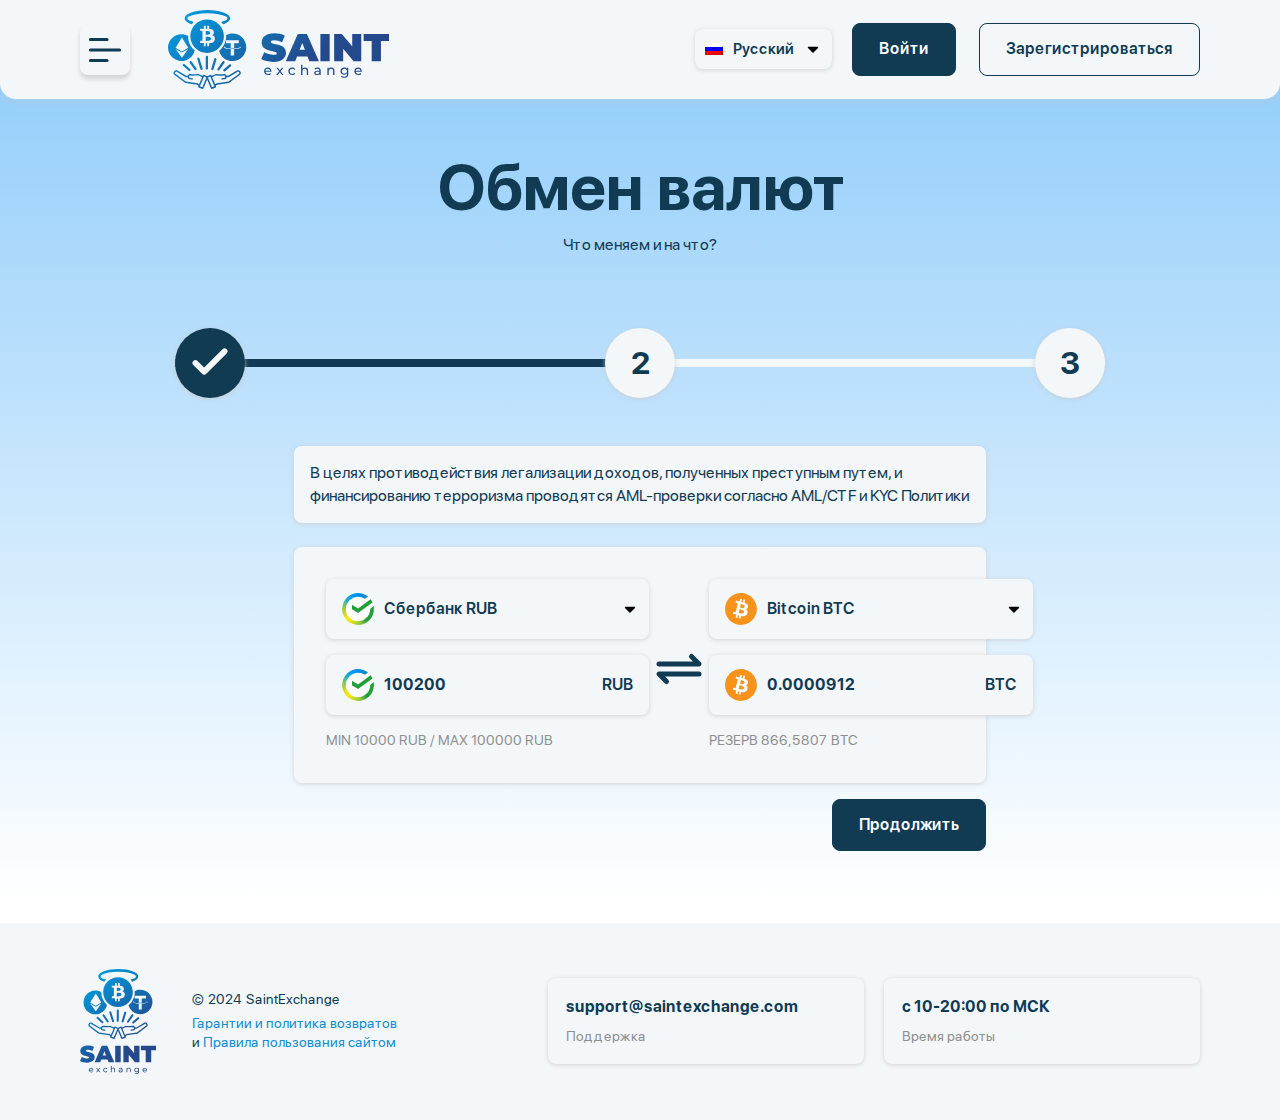
<file: index.html>
<!DOCTYPE html>
<html>

<head>

	<meta charset="utf-8">
	<!-- <base href="/"> -->

	<title>SaintEx - надежный обменник электронной валюты</title>
	<meta name="description" content="SaintEx - надежный обменник электронной валюты">

	<meta name="viewport"
		content="width=device-width, initial-scale=1.0, minimum-scale=1.0, maximum-scale=1.0, user-scalable=no">

	<link rel="icon" href="images/favicon.png">

	<link rel="stylesheet" href="libs/bootstrap/css/bootstrap-reboot.min.css">
	<link rel="stylesheet" href="libs/bootstrap/css/bootstrap-grid.min.css">

	<link rel="stylesheet" href="css/main.css">
	<link rel="stylesheet" href="css/media.css">

	<script src="libs/jquery/jquery-3.6.0.min.js" defer></script>

	<script src="js/common.js" defer></script>

</head>

<body>

	<div class="app">
		<header>
			<div class="container">
				<div class="row justify-content-between align-items-center">
					<div class="col-lg-5">
						<div
							class="d-flex align-items-center justify-content-lg-start justify-content-between flex-row-reverse flex-lg-row">
							<button class="toggle_button align-items-center">
								<img src="images/icons/pie_menu.svg">
							</button>
							<a href="#" class="logo">
								<img src="images/logo_hor.svg">
							</a>
						</div>
					</div>
					<div class="col d-lg-block d-none">
						<div class="d-flex align-items-center justify-content-end">
							<div class="tolbar_lang">
								<div class="langlist_div">
									<div class="langlist_title d-flex align-items-center">
										<img src="images/icons/ru_RU.png">
										<span>Русский</span>
									</div>
									<div class="langlist_ul">
										<a href="#" class="langlist_li d-flex align-items-center">
											<div class="langlist_liimg">
												<img src="images/icons/en_US.png">
											</div>
											English
										</a>
										<a href="#" class="langlist_li d-flex align-items-center">
											<div class="langlist_liimg">
												<img src="images/icons/zh_CN.png">
											</div>
											中文
										</a>
									</div>
								</div>
							</div>
							<div class="btn-group">
								<a href="#" class="btn">Войти</a>
								<a href="#" class="btn btn_bordered">Зарегистрироваться</a>
							</div>
						</div>
					</div>
				</div>
			</div>
		</header>
		<aside>
			<div class="aside_overlay"></div>
			<div class="aside_menu">
				<button class="toggle_button align-items-center">
					<img src="images/icons/close_menu.svg">
				</button>
				<div class="tolbar_lang mt-5 d-block d-lg-none">
					<div class="langlist_div">
						<div class="langlist_title d-flex align-items-center">
							<img src="images/icons/ru_RU.png">
							<span>Русский</span>
						</div>
						<div class="langlist_ul">
							<a href="#" class="langlist_li d-flex align-items-center">
								<div class="langlist_liimg">
									<img src="images/icons/en_US.png">
								</div>
								English
							</a>
							<a href="#" class="langlist_li d-flex align-items-center">
								<div class="langlist_liimg">
									<img src="images/icons/zh_CN.png">
								</div>
								中文
							</a>
						</div>
					</div>
				</div>
				<nav class="mt-4">
					<ul>
						<li>
							<a href="#" class="d-flex align-items-center">
								<img src="images/icons/exchange_small.svg" loading="lazy">
								<span>Новый обмен</span>
							</a>
						</li>
						<li>
							<a href="#" class="d-flex align-items-center">
								<img src="images/icons/reserves.svg" loading="lazy">
								<span>Резервы</span>
							</a>
						</li>
						<li>
							<a href="#" class="d-flex align-items-center">
								<img src="images/icons/faq.svg" loading="lazy">
								<span>FAQ</span>
							</a>
						</li>
						<li>
							<a href="#" class="d-flex align-items-center">
								<img src="images/icons/contacts.svg" loading="lazy">
								<span>Контакты</span>
							</a>
						</li>
					</ul>
				</nav>
				<div class="d-lg-none d-block">
					<a href="#" class="btn w-100">Войти</a>
					<a href="#" class="btn btn_bordered mt-2 w-100">Зарегистрироваться</a>
				</div>
				<div class="mt-5">
					<div>
						<a href="#" class="link-text medium">support@saintexchange.com</a>
						<div class="less light">Поддержка</div>
					</div>
				</div>
				<div class="mt-3">
					<div>
						<a href="#" class="link-text medium">с 10-20:00 по МСК</a>
						<div class="less light">Время работы</div>
					</div>
				</div>
			</div>
		</aside>
		<!-- end header.php -->
		<main>
			<div class="container">
				<div class="row justify-content-center">
					<div class="col-lg-10">
						<div class="page_title text-center">
							<h1>Обмен валют</h1>
							<p class="mb-0">Что меняем и на что?</p>
						</div>
						<div class="exchange_widget">
							<div class="exchange_widget_steps ">
								<div class="line-wrap">
									<div class="line">
										<div class="line_progress"></div>
									</div>
								</div>
								<div class="exchange_widget_steps_points d-flex justify-content-between align-items-center">
									<div class="current">
										1
									</div>
									<div>
										2
									</div>
									<div>
										3
									</div>
								</div>
							</div>
							<div class="row justify-content-center">
								<div class="col-lg-9">
									<div class="exchange_message mb-4 mt-5">
										<p class="mb-0">
											В целях противодействия легализации доходов, полученных преступным путем, и финансированию
											терроризма проводятся AML-проверки согласно AML/CTF и KYC Политики
										</p>
									</div>
									<form action="" class="exchange_form mt-3">
										<div class="exchange_widget_fieldsets">
											<fieldset>
												<div
													class="d-flex justify-content-between align-items-center exchange_form_wrap flex-column flex-xl-row">
													<div>
														<div class="choice_input choice_dropdown" data-dropdown="give" data-give="Сбербанк">
															<div class="choice_give_output">
																<img src="images/icons/sber.svg">
																<div class="choice_input_give_text">
																	Сбербанк RUB
																</div>
															</div>
														</div>
														<div class="choice_input">
															<div class="choice_give_input">
																<div class="d-flex align-items-center">
																	<img src="images/icons/sber.svg">
																	<div class="choice_input_give">
																		<input type="number" name="give_val" value="100200">
	
																	</div>
																</div>
																<span>RUB</span>
															</div>
														</div>
														<div class="light small">MIN 10000 RUB / MAX 100000 RUB</div>
													</div>
													<div class="divider_icon">
														<img src="images/icons/exchange.svg">
													</div>
													<div>
														<div class="choice_input choice_dropdown" data-dropdown="get" data-get="Bitcoin BTC">
															<div class="choice_get_output">
																<img src="images/icons/btc.svg">
																<div class="choice_input_give_text">
																	Bitcoin BTC
																</div>
															</div>
														</div>
														<div class="choice_input">
															<div class="choice_get_input">
																<div class="d-flex align-items-center">
																	<img src="images/icons/btc.svg">
																	<div class="choice_input_give">
																		<input type="number" name="give_val" value="0.0000912">
	
																	</div>
																</div>
																<span>BTC</span>
															</div>
														</div>
														<div class="light small">РЕЗЕРВ 866,5807 BTC</div>
													</div>
												</div>
												<div class="d-flex justify-content-end mt-3">
													<div class="next btn">Продолжить</div>
												</div>
											</fieldset>
											<fieldset>
												<div class="exchange_form_wrap">
													<div class="d-flex justify-content-between align-items-center  flex-column flex-xl-row">
														<div class="w-100">
															<div class="choice_input mb-0">
																<div class="choice_give_total">
																	<div class="d-flex align-items-center">
																		<img src="images/icons/sber.svg">
																		<div class="choice_input_give">
																			324007
																		</div>
																	</div>
																	<span>RUB</span>
																</div>
															</div>
														</div>
														<div class="divider_icon m-3">
															<img src="images/icons/exchange.svg">
														</div>
														<div  class="w-100">
															<div class="choice_input mb-0">
																<div class="choice_give_total">
																	<div class="d-flex align-items-center">
																		<img src="images/icons/sber.svg">
																		<div class="choice_input_give">
																			324007
																		</div>
																	</div>
																	<span>RUB</span>
																</div>
															</div>
														</div>
													</div>
													<div class="four mt-4 mb-3">Откуда отправляете</div>
													<div class="form-group d-flex align-items-center justify-content-between flex-column flex-md-row">
														<div class="form-group">
															<label for="">Номер карты</label>
															<input type="text" required>
														</div>
														<div class="form-group">
															<label for="">ФИО</label>
															<input type="text" required>
														</div>
													</div>
													<div class="divider"></div>
													<div class="four mt-3 mb-3">Куда получаете</div>
													<div class="form-group">
														<label for="">Номер кошелька</label>
														<input type="text" required>
													</div>
													<div class="divider"></div>
													<div class="four mt-3 mb-3">Дополнительная информация</div>
													<div class="form-group d-flex align-items-center justify-content-between flex-column flex-md-row">
														<div class="form-group">
															<label for="">Телеграм</label>
															<input type="text" required>
														</div>
														<div class="form-group">
															<label for="">E-mail</label>
															<input type="text" required>
														</div>
													</div>
													<div class="checkbox_wrap mt-3">
														<label class="checkbox">
															<input type="checkbox" checked="" name="policy_check" id="policy_check" wfd-id="id2">
															<span>Я согласен с <a href="#">правилами</a> обменного сервиса и <a href="#">AML\KYC проверкой</a></span>
															<span class="checkmark"></span>
														</label>
													</div>
													<div class="d-flex justify-content-between mt-lg-5 mt-3 flex-column flex-lg-row">
														<div class="prev btn btn_bordered" style="background: transparent;">
															<img src="images/icons/back.svg" style="margin-right: 10px;" alt="">
															<span>Вернуться назад</span>
														</div>
														<div class="next btn mt-2 mt-lg-0">Продолжить</div>
													</div>
												</div>


											</fieldset>
											<fieldset>
												<div class="exchange_form_wrap">
													<h2>Заявка успешно создана</h2>
													<p>Сейчас будут отображены все детали заявки</p>
												</div>
											</fieldset>
										</div>
								</div>
								</form>
							</div>
						</div>
					</div>
				</div>
			</div>
	
	</main>
	<footer>
		<div class="container">
			<div class="row align-items-center justify-content-between">
				<div class="col-xl-4 col-lg-6 col-12">
					<div class="d-flex align-items-center flex-xl-row flex-column">
						<a href="#" class="logo">
							<img src="images/logo_ver.svg">
						</a>
						<div class="small link_widget">
							<div class="copyright mb-1">© 2024 SaintExchange</div>
							<div>
								<p class="mb-0 ">
									<a href="#">Гарантии и политика возвратов</a> <br>и <a href="#">Правила пользования сайтом</a>
								</p>
							</div>
						</div>
					</div>
				</div>
				<div class="col-xl-8 col-lg-6">
					<div class="d-flex justify-content-end align-items-center f_widgets flex-xl-row flex-column">
						<div class="f_widget">
							<a href="#" class="bold">support@saintexchange.com</a>
							<div class="light small">Поддержка</div>
						</div>
						<div class="f_widget">
							<div class="bold">с 10-20:00 по МСК</div>
							<div class="light small">Время работы</div>
						</div>
					</div>
				</div>
			</div>
		</div>
	</footer>
</div>
	<!-- start footer.php -->
	
	<div class="popup popup-give">
		<div class="popup-dialog">
			<div class="popup-wrap">
				<div class="d-flex align-items-center justify-content-between mb-4">
					<div>
						<h3 class="mb-0">Выбрать направление (Отдаю)</h3>
					</div>
					<div class="btn-close">
						<img src="images/icons/close_popup.svg">
					</div>
				</div>
				<div class="val_filters">
					<div class="active">Все</div>
					<div>Банки</div>
					<div>Электронные кошельки</div>
					<div>Криптовалюта</div>
				</div>
				<div class="val_filters_output mt-5">
					<div class="active" data-to="Сбер RUB">
						<img src="images/icons/sber.svg" alt="">
						<span>Сбер RUB</span>
					</div>
					<div>
						<img src="images/icons/alfa.svg" data-to="Альфа банк RUB" alt="">
						<span>Альфа банк RUB</span>
					</div>
					<div>
						<img src="images/icons/vtb.svg" data-to="ВТБ RUB" alt="">
						<span>ВТБ RUB</span>
					</div>
					<div>
						<img src="images/icons/tinkoff.svg" data-to="Тинькофф RUB" alt="">
						<span>Тинькофф RUB</span>
					</div>
				</div>
			</div>
		</div>
	</div>

	</div>
	<!-- end footer.php	 -->
</body>

</html>
</file>
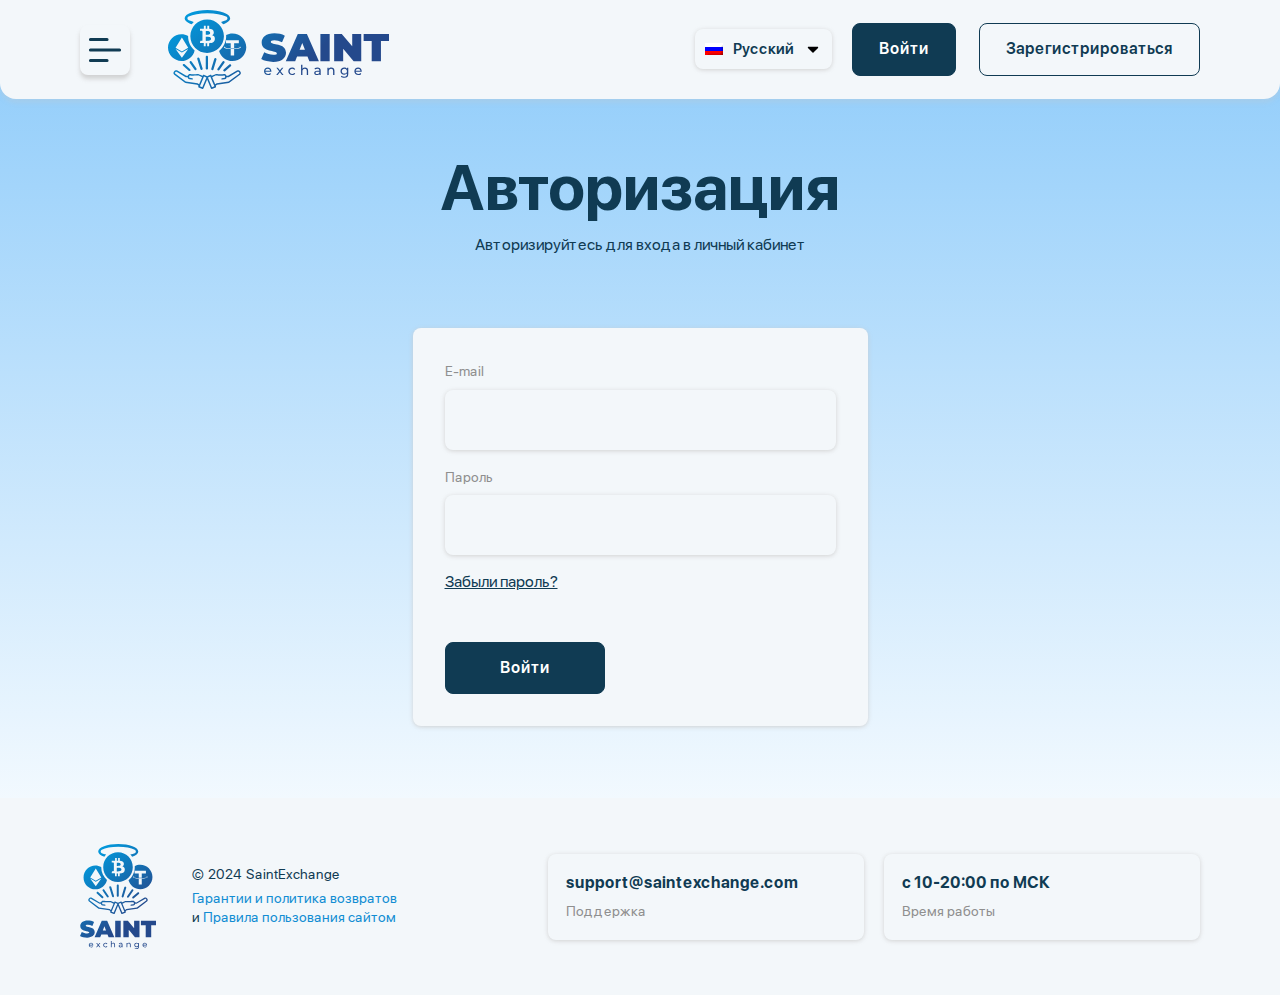
<file: login.html>
<!DOCTYPE html>
<html>

<head>

	<meta charset="utf-8">
	<!-- <base href="/"> -->

	<title>SaintEx - надежный обменник электронной валюты</title>
	<meta name="description" content="SaintEx - надежный обменник электронной валюты">

	<meta name="viewport"
		content="width=device-width, initial-scale=1.0, minimum-scale=1.0, maximum-scale=1.0, user-scalable=no">

	<link rel="icon" href="images/favicon.png">

	<link rel="stylesheet" href="libs/bootstrap/css/bootstrap-reboot.min.css">
	<link rel="stylesheet" href="libs/bootstrap/css/bootstrap-grid.min.css">

	<link rel="stylesheet" href="css/main.css">
	<link rel="stylesheet" href="css/media.css">

	<script src="libs/jquery/jquery-3.6.0.min.js" defer></script>

	<script src="js/common.js" defer></script>

</head>

<body>

	<div class="app">
		<header>
			<div class="container">
				<div class="row justify-content-between align-items-center">
					<div class="col-lg-5">
						<div
							class="d-flex align-items-center justify-content-lg-start justify-content-between flex-row-reverse flex-lg-row">
							<button class="toggle_button align-items-center">
								<img src="images/icons/pie_menu.svg">
							</button>
							<a href="#" class="logo">
								<img src="images/logo_hor.svg">
							</a>
						</div>
					</div>
					<div class="col d-lg-block d-none">
						<div class="d-flex align-items-center justify-content-end">
							<div class="tolbar_lang">
								<div class="langlist_div">
									<div class="langlist_title d-flex align-items-center">
										<img src="images/icons/ru_RU.png">
										<span>Русский</span>
									</div>
									<div class="langlist_ul">
										<a href="#" class="langlist_li d-flex align-items-center">
											<div class="langlist_liimg">
												<img src="images/icons/en_US.png">
											</div>
											English
										</a>
										<a href="#" class="langlist_li d-flex align-items-center">
											<div class="langlist_liimg">
												<img src="images/icons/zh_CN.png">
											</div>
											中文
										</a>
									</div>
								</div>
							</div>
							<div class="btn-group">
								<a href="#" class="btn">Войти</a>
								<a href="#" class="btn btn_bordered">Зарегистрироваться</a>
							</div>
						</div>
					</div>
				</div>
			</div>
		</header>
		<aside>
			<div class="aside_overlay"></div>
			<div class="aside_menu">
				<button class="toggle_button align-items-center">
					<img src="images/icons/close_menu.svg">
				</button>
				<div class="tolbar_lang mt-5 d-block d-lg-none">
					<div class="langlist_div">
						<div class="langlist_title d-flex align-items-center">
							<img src="images/icons/ru_RU.png">
							<span>Русский</span>
						</div>
						<div class="langlist_ul">
							<a href="#" class="langlist_li d-flex align-items-center">
								<div class="langlist_liimg">
									<img src="images/icons/en_US.png">
								</div>
								English
							</a>
							<a href="#" class="langlist_li d-flex align-items-center">
								<div class="langlist_liimg">
									<img src="images/icons/zh_CN.png">
								</div>
								中文
							</a>
						</div>
					</div>
				</div>
				<nav class="mt-4">
					<ul>
						<li>
							<a href="#" class="d-flex align-items-center">
								<img src="images/icons/exchange_small.svg" loading="lazy">
								<span>Новый обмен</span>
							</a>
						</li>
						<li>
							<a href="#" class="d-flex align-items-center">
								<img src="images/icons/reserves.svg" loading="lazy">
								<span>Резервы</span>
							</a>
						</li>
						<li>
							<a href="#" class="d-flex align-items-center">
								<img src="images/icons/faq.svg" loading="lazy">
								<span>FAQ</span>
							</a>
						</li>
						<li>
							<a href="#" class="d-flex align-items-center">
								<img src="images/icons/contacts.svg" loading="lazy">
								<span>Контакты</span>
							</a>
						</li>
					</ul>
				</nav>
				<div class="d-lg-none d-block">
					<a href="#" class="btn w-100">Войти</a>
					<a href="#" class="btn btn_bordered mt-2 w-100">Зарегистрироваться</a>
				</div>
				<div class="mt-5">
					<div>
						<a href="#" class="link-text medium">support@saintexchange.com</a>
						<div class="less light">Поддержка</div>
					</div>
				</div>
				<div class="mt-3">
					<div>
						<a href="#" class="link-text medium">с 10-20:00 по МСК</a>
						<div class="less light">Время работы</div>
					</div>
				</div>
			</div>
		</aside>
		<!-- end header.php -->
		<main>
			<div class="container">
				<div class="row justify-content-center">
					<div class="col-lg-12">
						<div class="page_title text-center">
							<h1>Авторизация</h1>
							<p class="mb-0">Авторизируйтесь для входа в личный кабинет</p>
						</div>
					</div>
				</div>
				<div class="row justify-content-center">
					<div class="col-lg-5">
						<form action="" class="auth user_form">
							<div class="exchange_form_wrap">
								<div class="form-group">
									<label for="">E-mail</label>
									<input type="text" required>
								</div>
								<div class="form-group mt-3">
									<label for="">Пароль</label>
									<input type="password" required>
								</div>
								<div class="mt-3">
									<a href="#" class="">Забыли пароль?</a>
								</div>
								<div class="mt-5">
									<button type="submit" class="btn btn_large">Войти</button>
								</div>
							</div>
						</form>
					</div>
				</div>
			</div>
		</main>
		<footer>
			<div class="container">
				<div class="row align-items-center justify-content-between">
					<div class="col-xl-4 col-lg-6 col-12">
						<div class="d-flex align-items-center flex-xl-row flex-column">
							<a href="#" class="logo">
								<img src="images/logo_ver.svg">
							</a>
							<div class="small link_widget">
								<div class="copyright mb-1">© 2024 SaintExchange</div>
								<div>
									<p class="mb-0 ">
										<a href="#">Гарантии и политика возвратов</a> <br>и <a href="#">Правила пользования сайтом</a>
									</p>
								</div>
							</div>
						</div>
					</div>
					<div class="col-xl-8 col-lg-6">
						<div class="d-flex justify-content-end align-items-center f_widgets flex-xl-row flex-column">
							<div class="f_widget">
								<a href="#" class="bold">support@saintexchange.com</a>
								<div class="light small">Поддержка</div>
							</div>
							<div class="f_widget">
								<div class="bold">с 10-20:00 по МСК</div>
								<div class="light small">Время работы</div>
							</div>
						</div>
					</div>
				</div>
			</div>
		</footer>
	</div>
		<!-- start footer.php -->
		
		<div class="popup popup-give">
			<div class="popup-dialog">
				<div class="popup-wrap">
					<div class="d-flex align-items-center justify-content-between mb-4">
						<div>
							<h3 class="mb-0">Выбрать направление (Отдаю)</h3>
						</div>
						<div class="btn-close">
							<img src="images/icons/close_popup.svg">
						</div>
					</div>
					<div class="val_filters">
						<div class="active">Все</div>
						<div>Банки</div>
						<div>Электронные кошельки</div>
						<div>Криптовалюта</div>
					</div>
					<div class="val_filters_output mt-5">
						<div class="active" data-to="Сбер RUB">
							<img src="images/icons/sber.svg" alt="">
							<span>Сбер RUB</span>
						</div>
						<div>
							<img src="images/icons/alfa.svg" data-to="Альфа банк RUB" alt="">
							<span>Альфа банк RUB</span>
						</div>
						<div>
							<img src="images/icons/vtb.svg" data-to="ВТБ RUB" alt="">
							<span>ВТБ RUB</span>
						</div>
						<div>
							<img src="images/icons/tinkoff.svg" data-to="Тинькофф RUB" alt="">
							<span>Тинькофф RUB</span>
						</div>
					</div>
				</div>
			</div>
		</div>
	
		</div>
		<!-- end footer.php	 -->
	</body>
	
	</html>
</file>
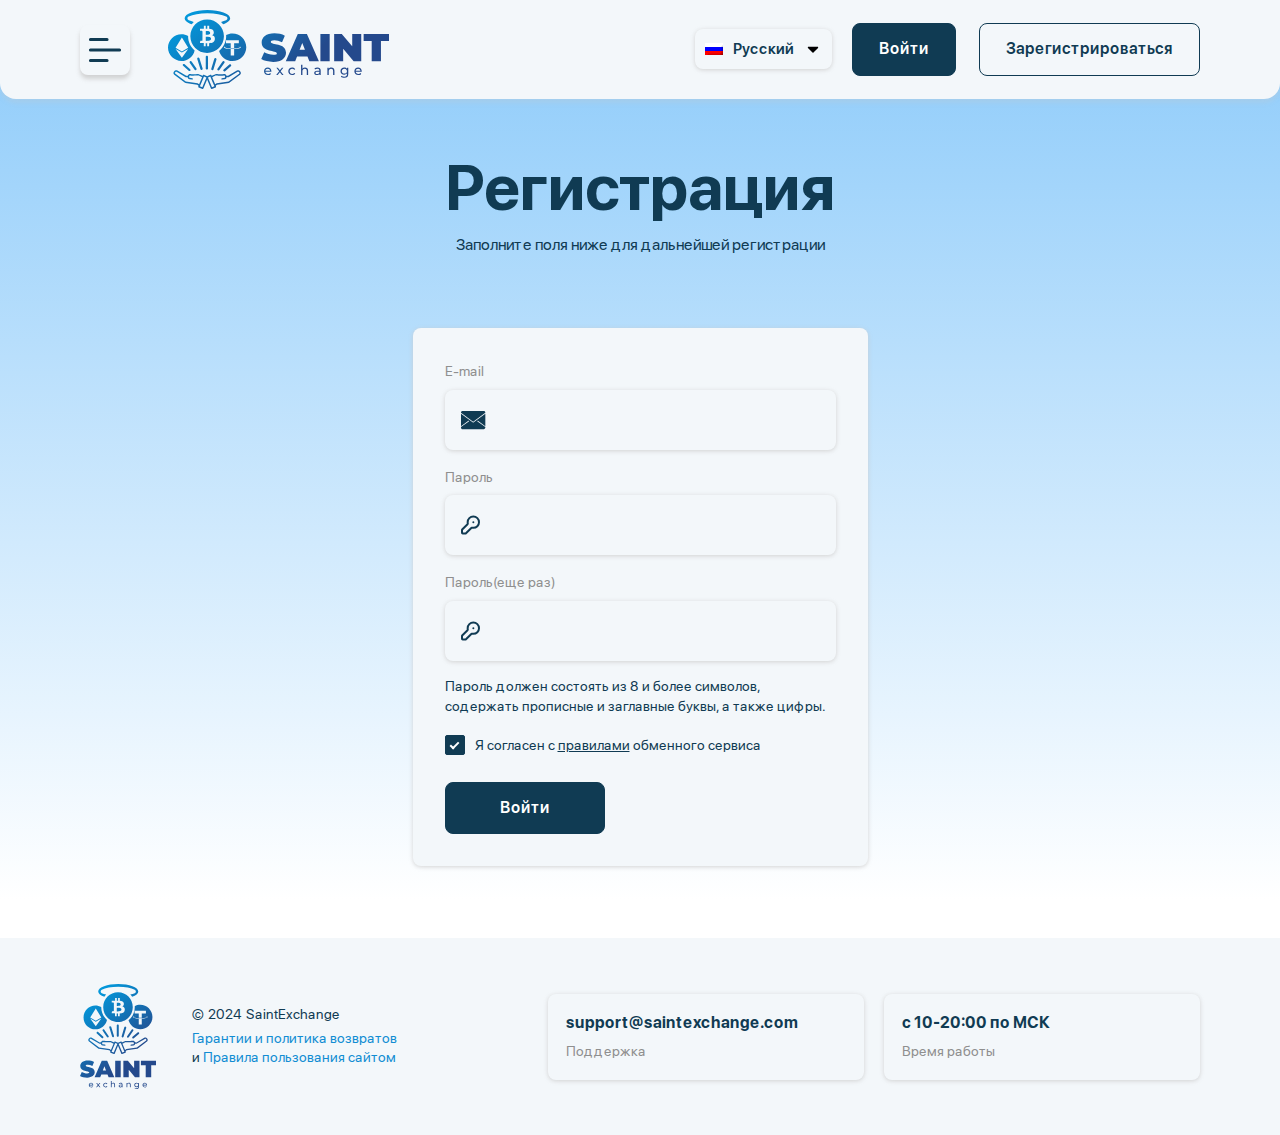
<file: register.html>
<!DOCTYPE html>
<html>

<head>

	<meta charset="utf-8">
	<!-- <base href="/"> -->

	<title>SaintEx - надежный обменник электронной валюты</title>
	<meta name="description" content="SaintEx - надежный обменник электронной валюты">

	<meta name="viewport"
		content="width=device-width, initial-scale=1.0, minimum-scale=1.0, maximum-scale=1.0, user-scalable=no">

	<link rel="icon" href="images/favicon.png">

	<link rel="stylesheet" href="libs/bootstrap/css/bootstrap-reboot.min.css">
	<link rel="stylesheet" href="libs/bootstrap/css/bootstrap-grid.min.css">

	<link rel="stylesheet" href="css/main.css">
	<link rel="stylesheet" href="css/media.css">

	<script src="libs/jquery/jquery-3.6.0.min.js" defer></script>

	<script src="js/common.js" defer></script>

</head>

<body>

	<div class="app">
		<header>
			<div class="container">
				<div class="row justify-content-between align-items-center">
					<div class="col-lg-5">
						<div
							class="d-flex align-items-center justify-content-lg-start justify-content-between flex-row-reverse flex-lg-row">
							<button class="toggle_button align-items-center">
								<img src="images/icons/pie_menu.svg">
							</button>
							<a href="#" class="logo">
								<img src="images/logo_hor.svg">
							</a>
						</div>
					</div>
					<div class="col d-lg-block d-none">
						<div class="d-flex align-items-center justify-content-end">
							<div class="tolbar_lang">
								<div class="langlist_div">
									<div class="langlist_title d-flex align-items-center">
										<img src="images/icons/ru_RU.png">
										<span>Русский</span>
									</div>
									<div class="langlist_ul">
										<a href="#" class="langlist_li d-flex align-items-center">
											<div class="langlist_liimg">
												<img src="images/icons/en_US.png">
											</div>
											English
										</a>
										<a href="#" class="langlist_li d-flex align-items-center">
											<div class="langlist_liimg">
												<img src="images/icons/zh_CN.png">
											</div>
											中文
										</a>
									</div>
								</div>
							</div>
							<div class="btn-group">
								<a href="#" class="btn">Войти</a>
								<a href="#" class="btn btn_bordered">Зарегистрироваться</a>
							</div>
						</div>
					</div>
				</div>
			</div>
		</header>
		<aside>
			<div class="aside_overlay"></div>
			<div class="aside_menu">
				<button class="toggle_button align-items-center">
					<img src="images/icons/close_menu.svg">
				</button>
				<div class="tolbar_lang mt-5 d-block d-lg-none">
					<div class="langlist_div">
						<div class="langlist_title d-flex align-items-center">
							<img src="images/icons/ru_RU.png">
							<span>Русский</span>
						</div>
						<div class="langlist_ul">
							<a href="#" class="langlist_li d-flex align-items-center">
								<div class="langlist_liimg">
									<img src="images/icons/en_US.png">
								</div>
								English
							</a>
							<a href="#" class="langlist_li d-flex align-items-center">
								<div class="langlist_liimg">
									<img src="images/icons/zh_CN.png">
								</div>
								中文
							</a>
						</div>
					</div>
				</div>
				<nav class="mt-4">
					<ul>
						<li>
							<a href="#" class="d-flex align-items-center">
								<img src="images/icons/exchange_small.svg" loading="lazy">
								<span>Новый обмен</span>
							</a>
						</li>
						<li>
							<a href="#" class="d-flex align-items-center">
								<img src="images/icons/reserves.svg" loading="lazy">
								<span>Резервы</span>
							</a>
						</li>
						<li>
							<a href="#" class="d-flex align-items-center">
								<img src="images/icons/faq.svg" loading="lazy">
								<span>FAQ</span>
							</a>
						</li>
						<li>
							<a href="#" class="d-flex align-items-center">
								<img src="images/icons/contacts.svg" loading="lazy">
								<span>Контакты</span>
							</a>
						</li>
					</ul>
				</nav>
				<div class="d-lg-none d-block">
					<a href="#" class="btn w-100">Войти</a>
					<a href="#" class="btn btn_bordered mt-2 w-100">Зарегистрироваться</a>
				</div>
				<div class="mt-5">
					<div>
						<a href="#" class="link-text medium">support@saintexchange.com</a>
						<div class="less light">Поддержка</div>
					</div>
				</div>
				<div class="mt-3">
					<div>
						<a href="#" class="link-text medium">с 10-20:00 по МСК</a>
						<div class="less light">Время работы</div>
					</div>
				</div>
			</div>
		</aside>
		<!-- end header.php -->
		<main>
			<div class="container">
				<div class="row justify-content-center">
					<div class="col-lg-12">
						<div class="page_title text-center">
							<h1>Регистрация</h1>
							<p class="mb-0">Заполните поля ниже для дальнейшей регистрации</p>
						</div>
					</div>
				</div>
				<div class="row justify-content-center">
					<div class="col-lg-5">
						<form action="" class="auth user_form">
							<div class="exchange_form_wrap">
								<div class="form-group">
									<label for="">E-mail</label>
									<div class="input_icon">
										<img src="images/icons/envelope_input.svg">
										<input type="text" required>
									</div>
								</div>
								<div class="form-group mt-3">
									<label for="">Пароль</label>
									<div class="input_icon">
										<img src="images/icons/key_input.svg">
										<input type="password" required>
									</div>
								</div>
								<div class="form-group mt-3">
									<label for="">Пароль(еще раз)</label>
									<div class="input_icon">
										<img src="images/icons/key_input.svg">
										<input type="password" required>
									</div>
								</div>
								<div class="mt-3">
									<div class="less">Пароль должен состоять из 8 и более символов, содержать прописные и заглавные буквы, а также цифры.</div>
								</div>
								<div class="checkbox_wrap mt-3">
									<label class="checkbox">
										<input type="checkbox" checked="" name="policy_check" id="policy_check" wfd-id="id2">
										<span>Я согласен с <a href="#">правилами</a> обменного сервиса</span>
										<span class="checkmark"></span>
									</label>
								</div>
								<div class="mt-4">
									<button type="submit" class="btn btn_large">Войти</button>
								</div>
							</div>
						</form>
					</div>
				</div>
			</div>
		</main>
		<footer>
			<div class="container">
				<div class="row align-items-center justify-content-between">
					<div class="col-xl-4 col-lg-6 col-12">
						<div class="d-flex align-items-center flex-xl-row flex-column">
							<a href="#" class="logo">
								<img src="images/logo_ver.svg">
							</a>
							<div class="small link_widget">
								<div class="copyright mb-1">© 2024 SaintExchange</div>
								<div>
									<p class="mb-0 ">
										<a href="#">Гарантии и политика возвратов</a> <br>и <a href="#">Правила пользования сайтом</a>
									</p>
								</div>
							</div>
						</div>
					</div>
					<div class="col-xl-8 col-lg-6">
						<div class="d-flex justify-content-end align-items-center f_widgets flex-xl-row flex-column">
							<div class="f_widget">
								<a href="#" class="bold">support@saintexchange.com</a>
								<div class="light small">Поддержка</div>
							</div>
							<div class="f_widget">
								<div class="bold">с 10-20:00 по МСК</div>
								<div class="light small">Время работы</div>
							</div>
						</div>
					</div>
				</div>
			</div>
		</footer>
	</div>
		<!-- start footer.php -->
		
		<div class="popup popup-give">
			<div class="popup-dialog">
				<div class="popup-wrap">
					<div class="d-flex align-items-center justify-content-between mb-4">
						<div>
							<h3 class="mb-0">Выбрать направление (Отдаю)</h3>
						</div>
						<div class="btn-close">
							<img src="images/icons/close_popup.svg">
						</div>
					</div>
					<div class="val_filters">
						<div class="active">Все</div>
						<div>Банки</div>
						<div>Электронные кошельки</div>
						<div>Криптовалюта</div>
					</div>
					<div class="val_filters_output mt-5">
						<div class="active" data-to="Сбер RUB">
							<img src="images/icons/sber.svg" alt="">
							<span>Сбер RUB</span>
						</div>
						<div>
							<img src="images/icons/alfa.svg" data-to="Альфа банк RUB" alt="">
							<span>Альфа банк RUB</span>
						</div>
						<div>
							<img src="images/icons/vtb.svg" data-to="ВТБ RUB" alt="">
							<span>ВТБ RUB</span>
						</div>
						<div>
							<img src="images/icons/tinkoff.svg" data-to="Тинькофф RUB" alt="">
							<span>Тинькофф RUB</span>
						</div>
					</div>
				</div>
			</div>
		</div>
	
		</div>
		<!-- end footer.php	 -->
	</body>
	
	</html>
</file>
<file: css/main.css>
/* USER VARIABLES SECTION */

:root {
	--accent: #103b53;
	--white: #f3f7fa;
	--regular-text: 16px;
	--radius: 8px;
	--shadow: 0 1px 4px 0 rgba(201, 201, 201, 0.8);
	--light: #8f8f8f;
	--blue: #118DD3;
	--lineheight: 1.4;
	--userfont: SFPro-display, sans-serif;
	--systemfont: -apple-system, BlinkMacSystemFont, Arial, sans-serif;
	--fsz18: 18px;
	--fsz15: 15px;
	--fsz14: 14px;
	--fsz12: 14px;
	--medium: 600;
	--bold: 700;
	--transition: 0.2s ease all;
}
.light{
	color: var(--light);
}
.small{
	font-size: var(--fsz14);
}
.small-less{
	font-size: var(--fsz13);
}
.less{
	font-size: var(--fsz12);
}
.bold{
	font-weight: var(--bold);
}
.medium{
	font-weight: var(--medium);
}
.uppercase{
	text-transform: uppercase;
}
.link-text{
	text-decoration: none;
	color: var(--accent);
}
.text-center{
	text-align: center;
}
/* BOOTSTRAP SETTINGS SECTION */

/* gutter 20px (10px + 10px). Comment this code for default gutter start at 1.5rem (24px) wide. */
.container, .container-fluid, .container-lg, .container-md, .container-sm, .container-xl, .container-xxl { --bs-gutter-x: .625rem; }
.row, .row > * { --bs-gutter-x: 1.25rem; }

/* FONTS LOAD SECTION */

@font-face { src: url("../fonts/SFProDisplay-Regular.woff2") format("woff2"); font-family: "SFPro-display"; font-weight: 400; font-style: normal; }
@font-face { src: url("../fonts/SFProDisplay-Semibold.woff2") format("woff2"); font-family: "SFPro-display"; font-weight: 600; font-style: normal; }
@font-face { src: url("../fonts/SFProDisplay-Bold.woff2") format("woff2"); font-family: "SFPro-display"; font-weight: 700; font-style: normal; }
input[type="number"]::-webkit-inner-spin-button, 
input[type="number"]::-webkit-outer-spin-button {
    -webkit-appearance: none;
    margin: 0;
}

input[type="number"] {
    -moz-appearance: textfield;
}

/* GENERAL CSS SETTINGS */

::placeholder { color: #666; }
::selection { background-color: var(--accent); color: #fff; }
input, textarea { outline: none; }
input:focus:required:invalid, textarea:focus:required:invalid { border-color: red; }
input:required:valid, textarea:required:valid { border-color: green; }
.form-group > .form-group + .form-group{
	margin-left: 70px;
}
.form-group{
	width: 100%;
}
.form-group label{
	font-size: var(--fsz12);
	color: var(--light);
	margin-bottom: 8px;
	width: 100%;
}
.form-group input{
	border-radius: var(--radius);
	background: var(--white);
	border: none;
	box-shadow: var(--shadow);
	width: 100%;
	height: 60px;
	padding: 18px;
}
.divider{
	height: 1px;
	width: 100%;
	background: #ccc;
	position: relative;
	margin: 30px 0;
}
.divider::after{
	content: '';
	position: absolute;
	left: 0;
	right: 0;
	top: 0;
	bottom: 0;
	margin: auto;
	background: url('../images/icons/arrow_down.svg') no-repeat center center;
	width: 35px;
	height: 35px;
	background-color: var(--white);
}
body {
	font-family: var(--userfont);
	font-size: var(--regular-text);
	line-height: var(--lineheight);
	color: var(--accent);
	min-width: 320px;
	position: relative;
	overflow-x: hidden;
	min-height: 100%;
	height: 100%;

	position: relative;
}
html, body {
	height: 100%;
	margin: 0;
}
body::after {
	content: "";
	position: absolute;
	top: 0;
	left: 0;
	width: 100%;
	height: 100%;
	z-index: -1;
	background: linear-gradient(180deg, #8bcafa 0%, #fff 100%); /* Ваш градиентный фон */
}
.app {
	display: flex;
	flex-direction: column;
	min-height: 100vh; /* Основной контейнер занимает всю высоту окна браузера */
}

main {
	flex: 1; /* Основной контент занимает оставшееся пространство */
}

footer {
	flex-shrink: 0; /* Подвал не сжимается */
}
body.lock{
	overflow: hidden;
}
.w-100{
	width: 100%;
}
a{
	color: var(--blue);
	text-decoration: none;
}

/* titles */
h1,h2,h3,h4,h5,.one,.two,.three,.four,.five{
	font-weight: 700;
}
h1,.one{
	font-size: 64px;
}
h2,.two{
	font-size: 36px;
}
h3,.three{
	font-size: 28px;
}
h4,.four{
	font-size: 22px;
}
h5,.five{
	font-size: 18px;
}
/* USER STYLES */

.image {
	max-width: 100%;
	margin-bottom: var(--bs-gutter-x);
	border-radius: 4px;
}

.accent {
	color: var(--accent);
	font-weight: bold;
}

/* btns */
.btn{
	display: inline-block;
	background: var(--accent);
	border: 1px solid var(--accent);
	border-radius: var(--radius);
	text-align: center;
	text-decoration: none;
	color: #fff;
	padding: 14px 26px;
	font-weight: var(--medium);
	cursor: pointer;
}
.btn_bordered{
	background: var(--white);
	color: var(--text);
}
.btn-group * + *{
	margin-left: 20px;
}
.btn_large{
	min-width: 160px;
}
/* header */
header{
	background: var(--white);
	padding: 10px 0;
	border-radius: 0 0 16px 16px;
	box-shadow: 0 4px 4px 0 rgba(201, 201, 201, 0.25);
}
header .logo{
	margin-left: 38px;
}
.toggle_button{
	background: var(--white);
	box-shadow: 0 4px 4px 0 rgba(201, 201, 201, 0.79);
	width: 50px;
	height: 50px;
	display: flex;
	align-items: center;
	justify-content: center;
	border-radius: var(--radius);
	border: none;
}

/* lng list */
.tolbar_lang img{
	margin-right: 10px;
	max-width: 22px;
	max-height: 16px;
	object-fit: contain;
}
.tolbar_lang,.tolbar_lang a{
	font-size: var(--fsz15);
	font-weight: var(--medium);
	text-decoration: none;
	color: var(--text);
}
.tolbar_lang{
	position: relative;
	background: var(--white);
	margin-right: 20px;
	box-shadow: var(--shadow);
	padding: 10px 38px 10px 10px;
	border-radius: var(--radius);
	line-height: 20px;
	cursor: pointer;
}
.tolbar_lang.active{
	border-radius: 8px 8px 0 0;
}
.tolbar_lang.active::after{
	transform: rotate(-180deg);
}
.tolbar_lang::after{
	content: '';
	background: url('../images/icons/angle_down.svg') no-repeat center right;
	width: 18px;
	height: 18px;
	right: 10px;
	background-size: contain;
	position: absolute;
	top: 0;
	bottom: 0;
	margin: auto;
}
.langlist_ul{
	position: absolute;
	left: 0;
	width: 100%;
	background: var(--white);
	border-radius: 0 0 8px 8px;
	box-shadow:  0 1px 2px 0 rgba(201, 201, 201, 0.8);
	padding: 10px 38px 10px 10px;
}
.langlist_ul * + *{
	margin-top: 10px;
}
.langlist_title{
	
}
/* aside menu */
aside .aside_overlay{
	z-index: -1;
	background: rgba(0, 0, 0, 0.45);
	position: fixed;
	top: 0;
	left: 0;
	bottom: 0;
	right: 0;
	height: 100%;
	width: 100%;
	opacity: 0;
	visibility: hidden;

	cursor: pointer;
}
aside.active {
	position: relative;
	z-index: 999;
}
aside.active .aside_overlay{
	opacity: 1;
	visibility: visible;
}

aside .aside_menu{
	background: var(--white);
	position: fixed;
	top: 0;
	left: 0;
	bottom: 0;
	margin: auto;
	height: 100%;
	min-width: 340px;
	padding: 30px 44px;
	z-index: 99;
	transform:translateX(-100%);
	transition: var(--transition);
}
aside.active .aside_menu{
	transform:translateX(0%);
}
aside .aside_menu nav ul{
	list-style: none;
	padding-left: 0;
}
aside .aside_menu nav ul li a{
	color: var(--accent);
	padding: 10px 8px;
	text-decoration: none;
	text-transform: uppercase;
}
aside .aside_menu nav ul li a img{
	margin-right: 10px;
}

/* exchange_widget */
.exchange_widget{
	position: relative;
	margin-top: 72px;
	margin-bottom: 72px;
}
.exchange_widget .exchange_form{

}
form a{
	text-decoration: underline;
	color: var(--accent);
}
.user_form{
	margin: 72px 0;
}
.exchange_widget_steps .line {
	height: 8px;
	background-color: var(--white); /* Цвет линии по умолчанию */
	position: absolute;
	top: 0;
	bottom: 0;
	margin: auto;
	z-index: 1;
	width: 100%;
}
.line-wrap {
	position: absolute;
	height: 100%;
	width: 100%;
	top: 0;
	bottom: 0;
	margin: auto;
}
.line_progress {
	width: 50%;
	background: var(--accent);
	height: 100%;
}
.exchange_widget_steps_points {
	display: flex;
	justify-content: space-between;
	align-items: center;
}

.exchange_widget_steps{
	position: relative;
}


.exchange_widget_steps .exchange_widget_steps_points div {
	position: relative;
	width: 70px;
	height: 70px;
	display: flex;
	align-items: center;
	justify-content: center;
	border-radius: 50%;
	background: var(--white);
	box-shadow: var(--shadow);
	text-align: center;
	font-size: 32px;
	font-weight: var(--bold);
	z-index: 2;
}
.exchange_widget_steps div.current{
	background: var(--accent);
}
.exchange_widget_steps div.current:before{
	content: '';
	position: absolute;
	background: url('../images/icons/check.svg') no-repeat center center;
	z-index: 1;
	background-size: contain;
	width: 100%;
	height: 100%;
}


.exchange_message{
	background: var(--white);
	padding: 16px;
	border-radius: var(--radius);
	box-shadow: var(--shadow);
}
.exchange_form_wrap{
	background: var(--white);
	border-radius: var(--radius);
	box-shadow: var(--shadow);
	padding: 32px;
}
.choice_input{
	display: flex;
	align-items: center;
	justify-content: space-between;
	background: var(--white);
	border-radius: var(--radius);
	box-shadow: var(--shadow);

	padding: 14px 16px;
	margin-bottom: 16px;
	cursor: pointer;
	font-weight: var(--medium);
}
.choice_give_output,.choice_give_input,.choice_get_output,.choice_get_input,.choice_give_total{
	display: flex;
	align-items: center;
	justify-content: space-between;
}
.choice_give_input span,.choice_get_input span{
	text-align: right;
}
.choice_input img{
	margin-right: 10px;
}
.choice_input input{
	border: none;
	background: transparent;
	font-weight: var(--bold);
	color: var(--accent);
	padding: 0;
}
.choice_give_input,.choice_get_input,.choice_give_total{
	width: 100%;
}
.choice_dropdown{
	position: relative;
}
.choice_dropdown::after{
	content: '';
	background: url('../images/icons/angle_down.svg') no-repeat center right;
	width: 18px;
	height: 18px;
	right: 10px;
	background-size: contain;
	position: absolute;
	top: 0;
	bottom: 0;
	margin: auto;
}
.val_filters div{
	border-radius: var(--radius);
	box-shadow: var(--shadow);
	background: var(--white);
	font-weight: var(--bold);
	text-align: center;
	padding: 15px;
	cursor: pointer;
}
.val_filters div.active{
	box-shadow: inset 0 1px 4px 1px rgba(0, 0, 0, 0.25);
}
.val_filters,.val_filters_output{
	display: grid;
    grid-template-columns: repeat(4, 1fr);
    grid-gap: 30px;
}
.val_filters_output div{
	display: flex;
	align-items: center;
	justify-content: center;
	text-align: center;
	padding: 15px;
	cursor: pointer;
	border-radius: var(--radius);
}
.val_filters_output div.active{
	border: 1px solid var(--accent);
}
.val_filters_output div img{
	margin-right: 10px;
	width: 32px;
	height: 32px;
}
/* footer */
footer{
	background: var(--white);
	padding: 46px 0;
}
footer .logo{
	margin-right: 36px;
}
footer .f_widget a{
	color: var(--accent);
	display: block;
}
footer .f_widget *:first-child{
	margin-bottom: 8px;
}
footer .f_widget{
	padding: 18px;
	background: var(--white);
	box-shadow: var(--shadow);
	border-radius: var(--radius);
	min-width: 316px;
}
footer .f_widgets > * + *{
	margin-left: 20px;

}
.input_icon{
	display: flex;
	align-items: center;
	position: relative;
	padding-left: 34px;
	background: var(--white);
	border-radius: var(--radius);
	box-shadow: var(--shadow);
}
.input_icon img{
	margin-right: 10px;
	position: absolute;
	left: 16px;
	top: 0;
	bottom: 0;
	margin: auto;
}
.input_icon input{
	background: transparent;
	box-shadow: none;
	border-radius: none;
}
/* checkbox */
input[type="checkbox"] {
	width: auto;
}
/*checkbox*/
input[type="checkbox"]{
	position: absolute;
  opacity: 0;
  cursor: pointer;
  height: 0;
  width: 0;
}
.checkmark {
	position: absolute;
	top: 0;
	bottom: 0;
	left: 0;
	height: 20px;
	width: 20px;
	background-color: transparent;
	border: 1px solid var(--accent);
	border-radius: 2px;
	margin: auto;
}
.checkbox{
	position: relative;
	padding-left: 30px;
	line-height: 1.6;
	text-align: left;
}

.checkbox:hover input ~ .checkmark {
	background-color: var(--accent);
}
.checkbox input:checked ~ .checkmark {
  background-color: var(--accent);
}
.checkmark:after {
  content: "";
  position: absolute;
  display: none;
}
.checkbox input:checked ~ .checkmark:after {
  display: block;
}
.checkbox .checkmark:after {
	left: 6px;
	top: 4px;
	width: 5px;
	height: 9px;
	border: solid white;
	border-width: 0 2px 2px 0;
  -webkit-transform: rotate(45deg);
  -ms-transform: rotate(45deg);
  transform: rotate(45deg);
}
label a{
	color: var(--accent);
	text-decoration: underline;
}
.checkbox span{text-align: left;font-size: 14px;line-height: 1.3;}
/* popup */
.active.popup {
	opacity: 1;
	visibility: visible;
	z-index: 999;
}
.popup {
	position: fixed;
	top: 0;
	left: 0;
	z-index: 1000;
	width: 100%;
	height: 100%;
	outline: 0;
	opacity: 0;
	visibility: hidden;
	transition: 0.2s ease all;
	overflow-x: hidden;
	overflow-y: auto;
	background: rgba(0, 0, 0, 0.45);
	z-index: 5;
}
.popup .popup-dialog {
	min-height: calc(100% - 10rem);
	max-width: 1120px;
	margin: 5rem auto;
	display: -webkit-box;
	display: -webkit-flex;
	display: -ms-flexbox;
	display: flex;
	-webkit-box-align: center;
	-webkit-align-items: center;
	-ms-flex-align: center;
	align-items: center;
	width: auto;
	position: relative;
	pointer-events: none;
}
.popup .popup-dialog .popup-wrap {
	padding: 32px;
	position: relative;
	display: -webkit-box;
	display: -webkit-flex;
	display: -ms-flexbox;
	display: flex;
	-webkit-box-orient: vertical;
	-webkit-box-direction: normal;
	-webkit-flex-direction: column;
	-ms-flex-direction: column;
	flex-direction: column;
	width: 100%;
	pointer-events: auto;
	outline: 0;
	background: var(--white);
	border-radius: var(--radius);
	box-shadow: var(--shadow);
}
.btn-close{
	cursor: pointer;
}
</file>
<file: css/media.css>
/* === DESKTOP FIRST === */

/* xl <= Extra extra large (xxl) */
@media (max-width : 1400px) {

}

/* lg <= Extra large (xl) */
@media (max-width : 1200px) {
	footer .f_widgets > * + *{
		margin-left: 0;
		margin-top: 20px;
	}
	.divider_icon{
		margin: 20px;
	}
}

/* md <= Large (lg) */
@media (max-width : 992px) {
	header{
		position: fixed;
		width: 100%;
		z-index: 99;
		border-radius: 0;
	}
	main{
		padding-top: 100px;
	}
	header .logo{
		margin-left: 0;
	}
	header .logo img{
		max-width: 120px;
	}
	aside .aside_menu nav ul li a{
		font-size: var(--fsz18);
	}
	aside .aside_menu{
		padding: 18px;
		overflow-y: scroll;
		min-width: 100%;
	}
	h1,.one{
		font-size: 38px;
	}
	h2,.two{
		font-size: 28px;
	}
	h3,.three{
		font-size: 24px;
	}
	h4,.four{
		font-size: 20px;
	}
	h5,.five{
		font-size: 18px;
	}
	footer .logo{
		margin-right: 0;
		margin-bottom: 20px;
	}
	.link_widget{
		text-align: center;
		margin-bottom: 20px;
	}
	.tolbar_lang{
		margin-right: 0;
	}
	 .tolbar_lang a{
		padding: 8px 0;
	}
	.tolbar_lang a:first-child{
		padding-top: 14px;
	}
}

/* sm <= Medium (md) */
@media (max-width : 768px) {
	.form-group > .form-group + .form-group{
		margin-left: 0;
		margin-top: 16px;
	}
	.exchange_form_wrap{
		padding: 16px;
	}
	.exchange_form_wrap > div{
		width: 100%;
	}
	.divider_icon{
		display: flex;
    justify-content: center;
    margin: 30px;
	}
}

/* xs <= Small (sm) */
@media (max-width : 576px) {
	footer .f_widget{
		min-width: 100%;
		padding: 16px;
	}
	.exchange_widget_steps .exchange_widget_steps_points div{
		width: 35px;
		height: 35px;
		font-size: 18px;
	}
	.exchange_widget_steps .line{
		height: 5px;
	}
	.btn_large{
		width: 100%;
	}
}


/* === MOBILE FIRST === */

/* Custom (xs) */
@media (min-width : 0) {

}

/* Small (sm) */
@media (min-width : 576px) {

}

/* Medium (md) */
@media (min-width : 768px) {

}

/* Large (lg) */
@media (min-width : 992px) {
	.page_title{
		margin-top: 50px;
	}
}

/* Extra large (xl) */
@media (min-width : 1200px) {
	.text {
		font-size: 18px;
	}
}

/* Extra extra large (xxl) */
@media (min-width : 1400px) {
	.text {
		font-size: 22px;
	}
}
</file>
